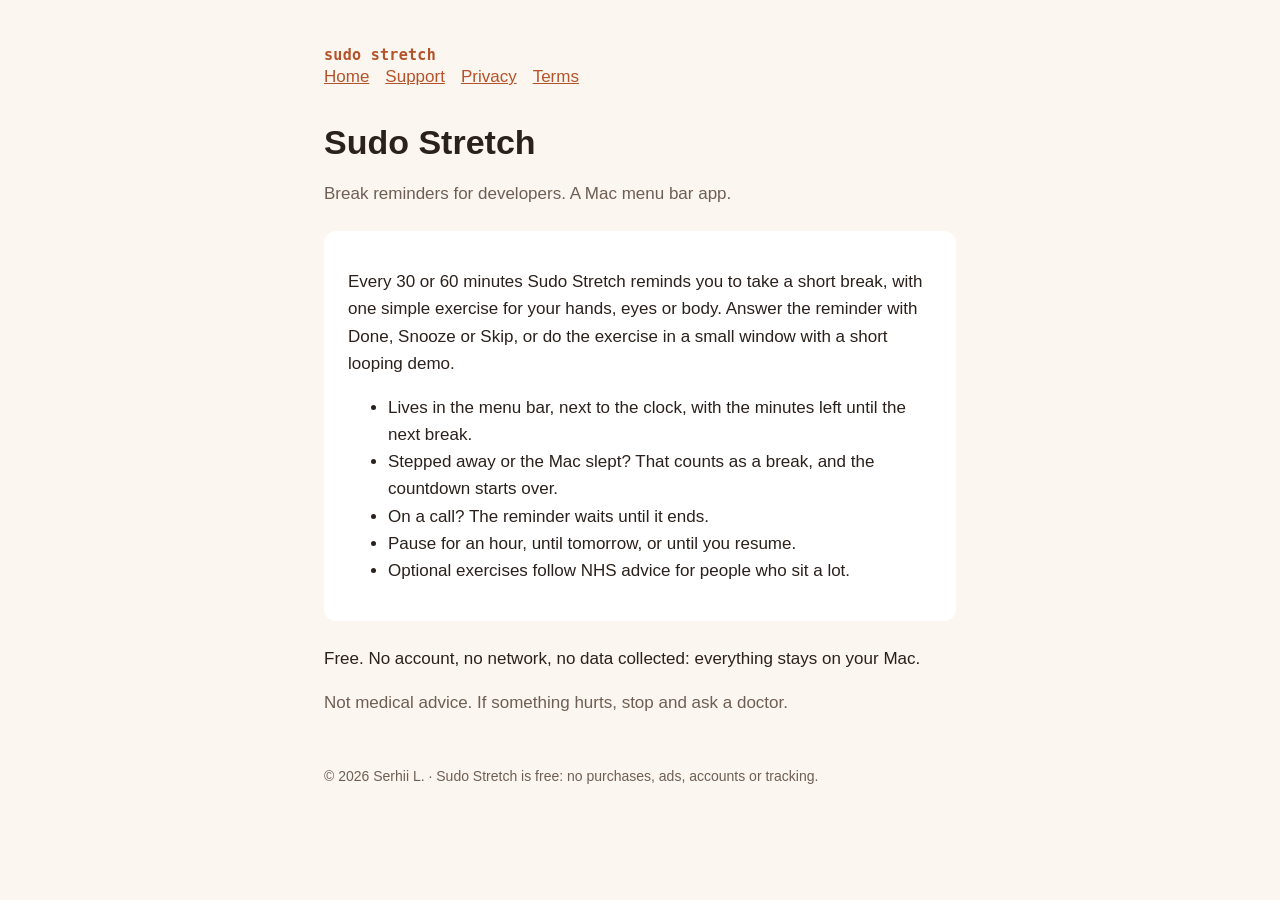
<file: index.html>
<!doctype html>
<html lang="en">
<head>
<meta charset="utf-8">
<meta name="viewport" content="width=device-width, initial-scale=1">
<title>Sudo Stretch — break reminders for developers</title>
<link rel="stylesheet" href="style.css">
</head>
<body>
<main>
<header><div class="logo">sudo stretch</div><nav><a href="./">Home</a><a href="support.html">Support</a><a href="privacy.html">Privacy</a><a href="terms.html">Terms</a></nav></header>
<h1>Sudo Stretch</h1>
<p class="muted">Break reminders for developers. A Mac menu bar app.</p>
<div class="card">
<p>Every 30 or 60 minutes Sudo Stretch reminds you to take a short break, with one simple exercise for your hands, eyes or body. Answer the reminder with Done, Snooze or Skip, or do the exercise in a small window with a short looping demo.</p>
<ul>
<li>Lives in the menu bar, next to the clock, with the minutes left until the next break.</li>
<li>Stepped away or the Mac slept? That counts as a break, and the countdown starts over.</li>
<li>On a call? The reminder waits until it ends.</li>
<li>Pause for an hour, until tomorrow, or until you resume.</li>
<li>Optional exercises follow NHS advice for people who sit a lot.</li>
</ul>
</div>
<p>Free. No account, no network, no data collected: everything stays on your Mac.</p>
<p class="muted">Not medical advice. If something hurts, stop and ask a doctor.</p>
<footer>© 2026 Serhii L. · Sudo Stretch is free: no purchases, ads, accounts or tracking.</footer>
</main>
</body>
</html>
</file>
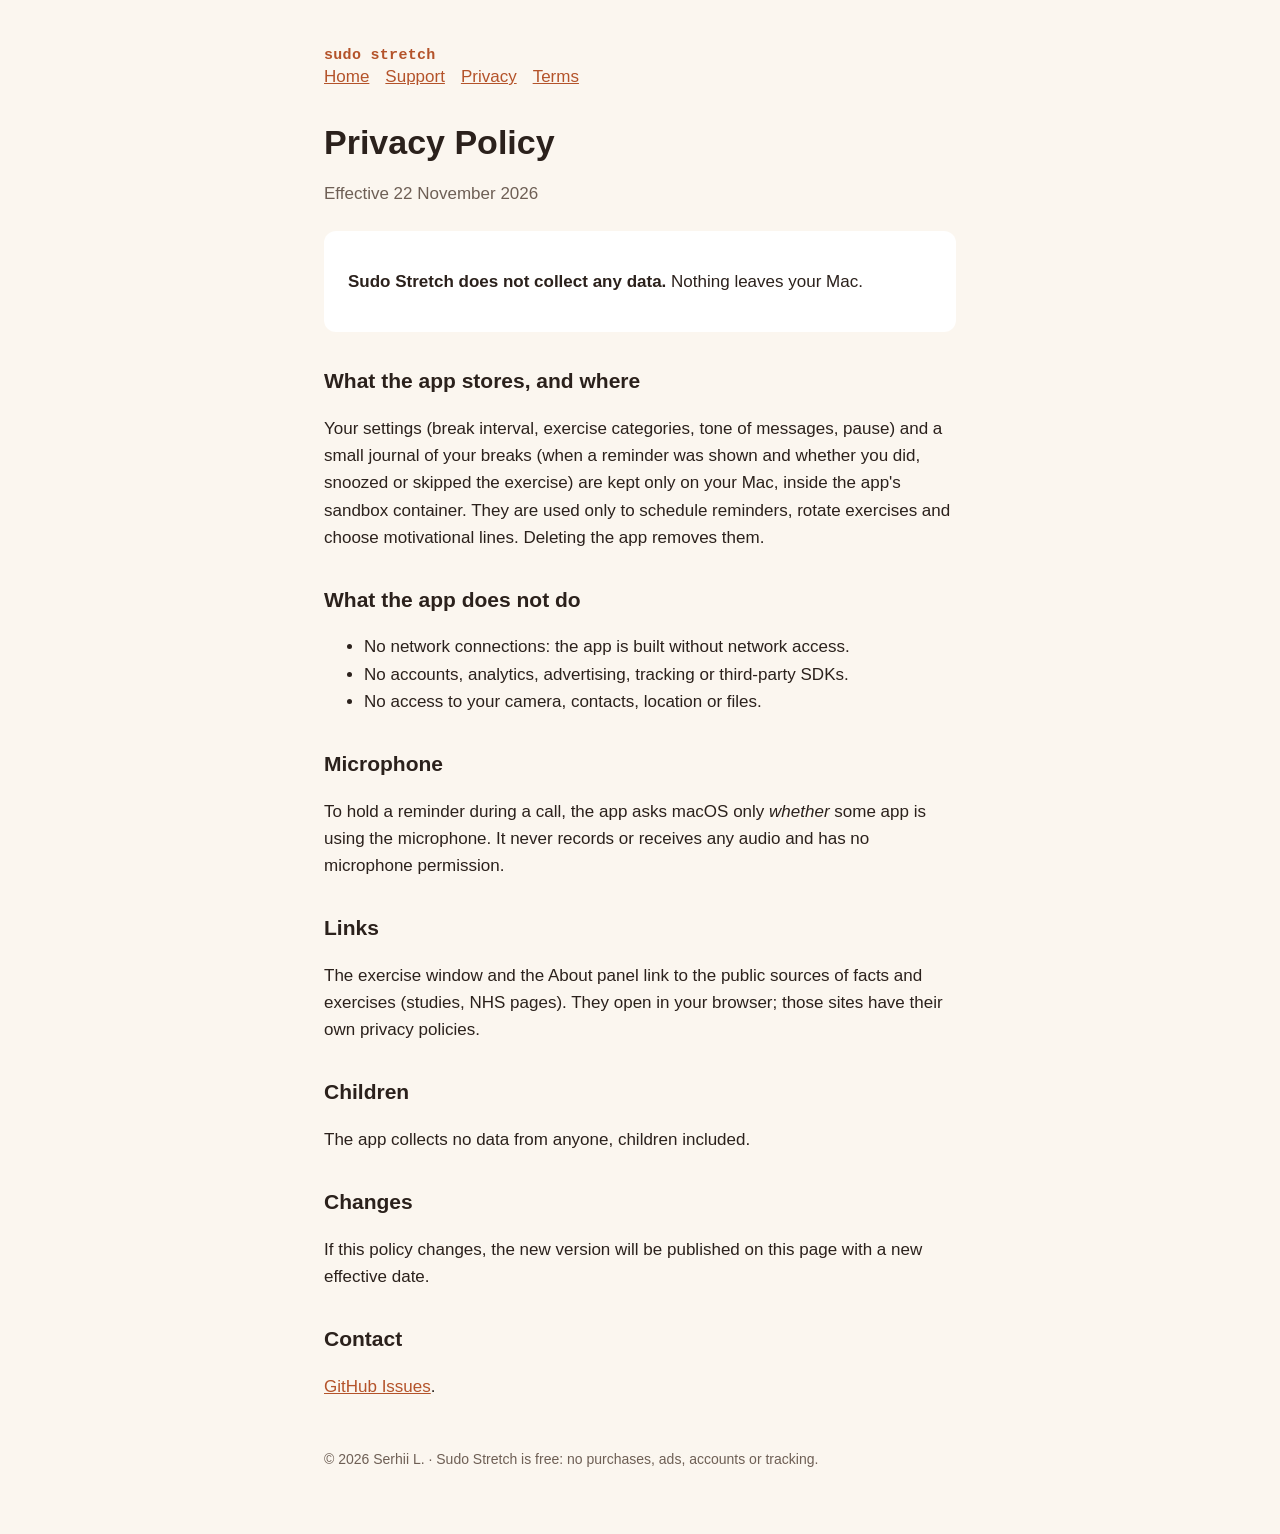
<file: privacy.html>
<!doctype html>
<html lang="en">
<head>
<meta charset="utf-8">
<meta name="viewport" content="width=device-width, initial-scale=1">
<title>Sudo Stretch — Privacy Policy</title>
<link rel="stylesheet" href="style.css">
</head>
<body>
<main>
<header><div class="logo">sudo stretch</div><nav><a href="./">Home</a><a href="support.html">Support</a><a href="privacy.html">Privacy</a><a href="terms.html">Terms</a></nav></header>
<h1>Privacy Policy</h1>
<p class="muted">Effective 22 November 2026</p>
<div class="card"><p><strong>Sudo Stretch does not collect any data.</strong> Nothing leaves your Mac.</p></div>
<h2>What the app stores, and where</h2>
<p>Your settings (break interval, exercise categories, tone of messages, pause) and a small journal of your breaks (when a reminder was shown and whether you did, snoozed or skipped the exercise) are kept only on your Mac, inside the app's sandbox container. They are used only to schedule reminders, rotate exercises and choose motivational lines. Deleting the app removes them.</p>
<h2>What the app does not do</h2>
<ul>
<li>No network connections: the app is built without network access.</li>
<li>No accounts, analytics, advertising, tracking or third-party SDKs.</li>
<li>No access to your camera, contacts, location or files.</li>
</ul>
<h2>Microphone</h2>
<p>To hold a reminder during a call, the app asks macOS only <em>whether</em> some app is using the microphone. It never records or receives any audio and has no microphone permission.</p>
<h2>Links</h2>
<p>The exercise window and the About panel link to the public sources of facts and exercises (studies, NHS pages). They open in your browser; those sites have their own privacy policies.</p>
<h2>Children</h2>
<p>The app collects no data from anyone, children included.</p>
<h2>Changes</h2>
<p>If this policy changes, the new version will be published on this page with a new effective date.</p>
<h2>Contact</h2>
<p><a href="https://github.com/LyahovchukSergiy/sudo-stretch/issues">GitHub Issues</a>.</p>
<footer>© 2026 Serhii L. · Sudo Stretch is free: no purchases, ads, accounts or tracking.</footer>
</main>
</body>
</html>
</file>
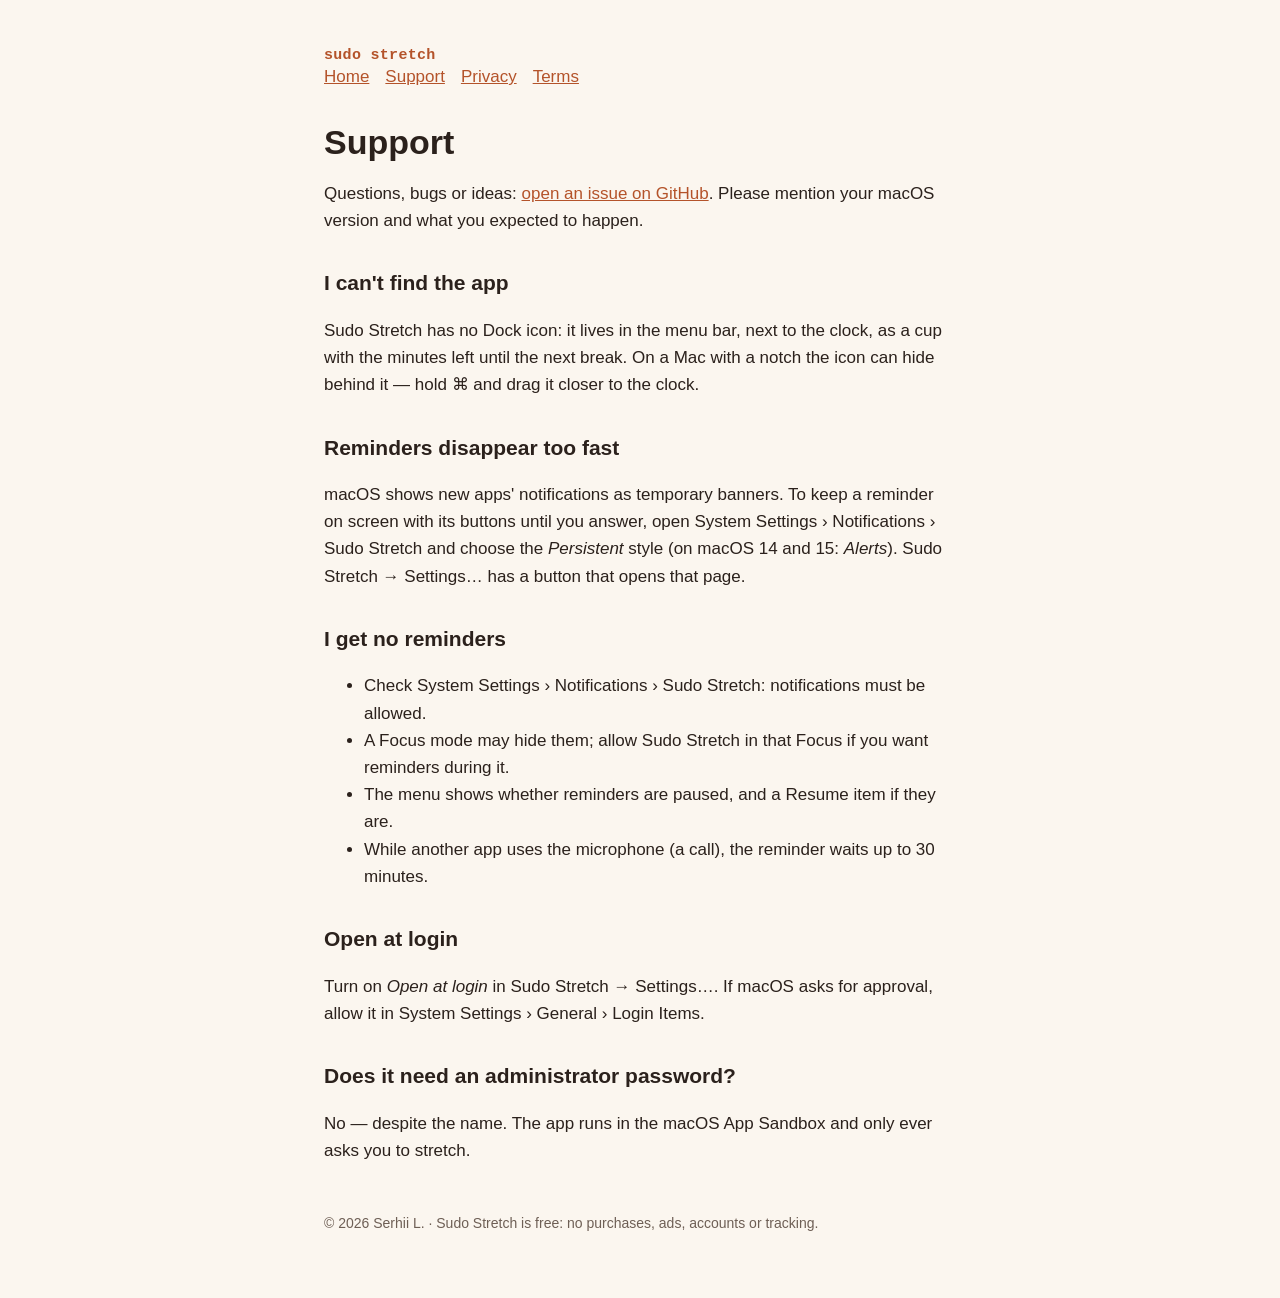
<file: support.html>
<!doctype html>
<html lang="en">
<head>
<meta charset="utf-8">
<meta name="viewport" content="width=device-width, initial-scale=1">
<title>Sudo Stretch — Support</title>
<link rel="stylesheet" href="style.css">
</head>
<body>
<main>
<header><div class="logo">sudo stretch</div><nav><a href="./">Home</a><a href="support.html">Support</a><a href="privacy.html">Privacy</a><a href="terms.html">Terms</a></nav></header>
<h1>Support</h1>
<p>Questions, bugs or ideas: <a href="https://github.com/LyahovchukSergiy/sudo-stretch/issues">open an issue on GitHub</a>. Please mention your macOS version and what you expected to happen.</p>
<h2>I can't find the app</h2>
<p>Sudo Stretch has no Dock icon: it lives in the menu bar, next to the clock, as a cup with the minutes left until the next break. On a Mac with a notch the icon can hide behind it — hold ⌘ and drag it closer to the clock.</p>
<h2>Reminders disappear too fast</h2>
<p>macOS shows new apps' notifications as temporary banners. To keep a reminder on screen with its buttons until you answer, open System Settings › Notifications › Sudo Stretch and choose the <em>Persistent</em> style (on macOS 14 and 15: <em>Alerts</em>). Sudo Stretch → Settings… has a button that opens that page.</p>
<h2>I get no reminders</h2>
<ul>
<li>Check System Settings › Notifications › Sudo Stretch: notifications must be allowed.</li>
<li>A Focus mode may hide them; allow Sudo Stretch in that Focus if you want reminders during it.</li>
<li>The menu shows whether reminders are paused, and a Resume item if they are.</li>
<li>While another app uses the microphone (a call), the reminder waits up to 30 minutes.</li>
</ul>
<h2>Open at login</h2>
<p>Turn on <em>Open at login</em> in Sudo Stretch → Settings…. If macOS asks for approval, allow it in System Settings › General › Login Items.</p>
<h2>Does it need an administrator password?</h2>
<p>No — despite the name. The app runs in the macOS App Sandbox and only ever asks you to stretch.</p>
<footer>© 2026 Serhii L. · Sudo Stretch is free: no purchases, ads, accounts or tracking.</footer>
</main>
</body>
</html>
</file>
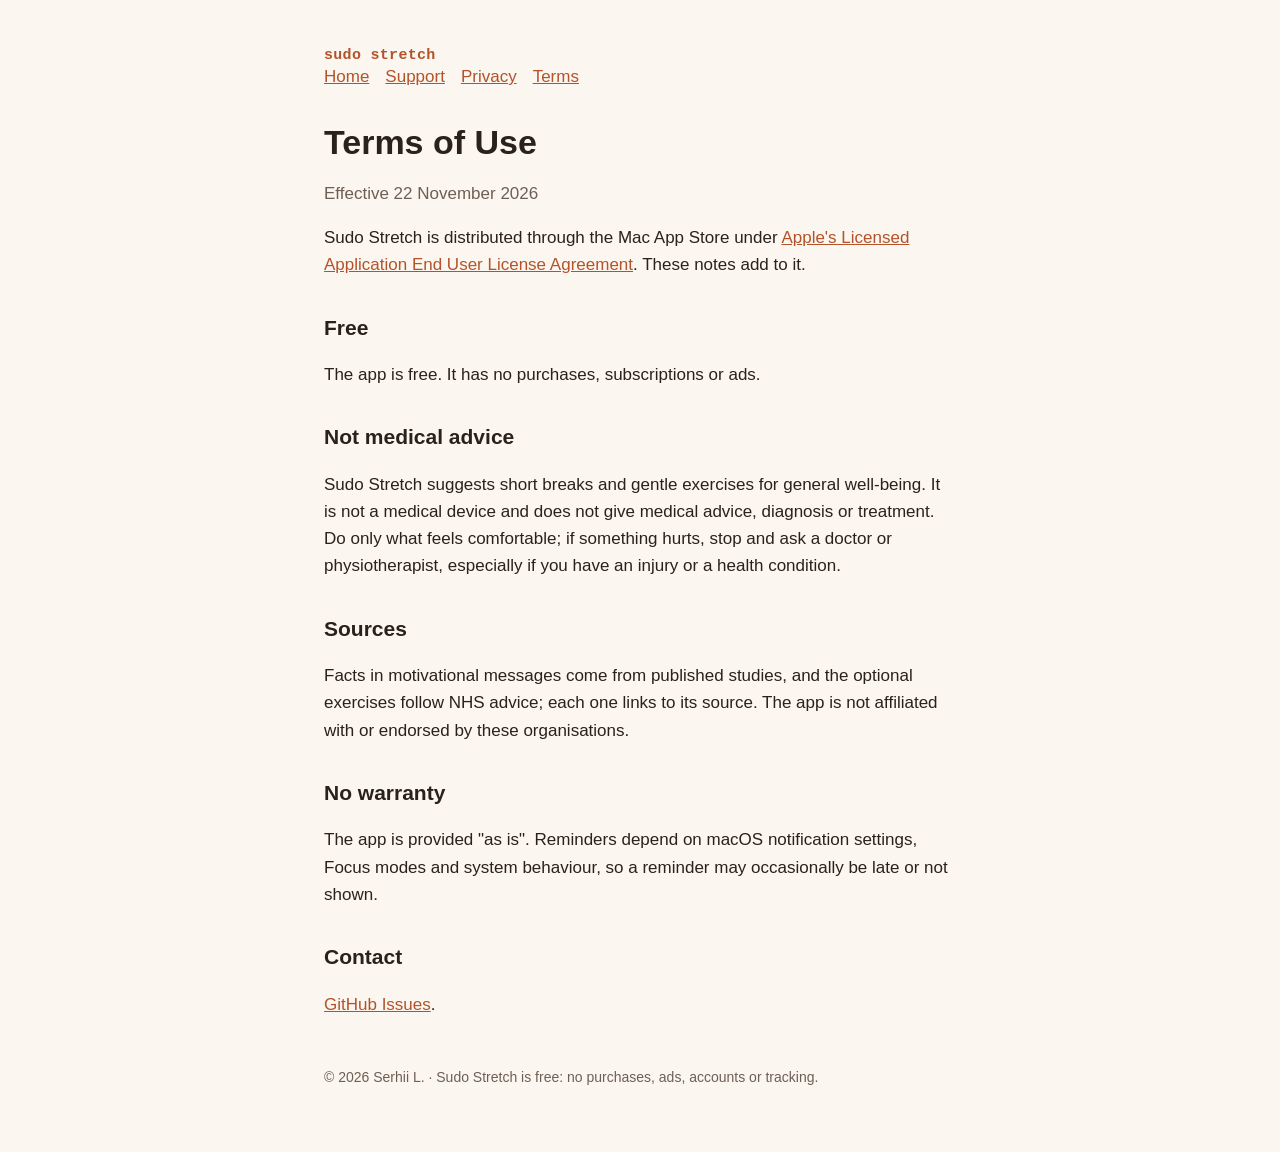
<file: terms.html>
<!doctype html>
<html lang="en">
<head>
<meta charset="utf-8">
<meta name="viewport" content="width=device-width, initial-scale=1">
<title>Sudo Stretch — Terms of Use</title>
<link rel="stylesheet" href="style.css">
</head>
<body>
<main>
<header><div class="logo">sudo stretch</div><nav><a href="./">Home</a><a href="support.html">Support</a><a href="privacy.html">Privacy</a><a href="terms.html">Terms</a></nav></header>
<h1>Terms of Use</h1>
<p class="muted">Effective 22 November 2026</p>
<p>Sudo Stretch is distributed through the Mac App Store under <a href="https://www.apple.com/legal/internet-services/itunes/dev/stdeula/">Apple's Licensed Application End User License Agreement</a>. These notes add to it.</p>
<h2>Free</h2>
<p>The app is free. It has no purchases, subscriptions or ads.</p>
<h2>Not medical advice</h2>
<p>Sudo Stretch suggests short breaks and gentle exercises for general well-being. It is not a medical device and does not give medical advice, diagnosis or treatment. Do only what feels comfortable; if something hurts, stop and ask a doctor or physiotherapist, especially if you have an injury or a health condition.</p>
<h2>Sources</h2>
<p>Facts in motivational messages come from published studies, and the optional exercises follow NHS advice; each one links to its source. The app is not affiliated with or endorsed by these organisations.</p>
<h2>No warranty</h2>
<p>The app is provided "as is". Reminders depend on macOS notification settings, Focus modes and system behaviour, so a reminder may occasionally be late or not shown.</p>
<h2>Contact</h2>
<p><a href="https://github.com/LyahovchukSergiy/sudo-stretch/issues">GitHub Issues</a>.</p>
<footer>© 2026 Serhii L. · Sudo Stretch is free: no purchases, ads, accounts or tracking.</footer>
</main>
</body>
</html>
</file>
<file: style.css>
:root { color-scheme: light dark; --bg:#FBF6EF; --surface:#FFFFFF; --text:#2B211C; --muted:#6E5F55; --accent:#B4532A; }
@media (prefers-color-scheme: dark) { :root { --bg:#1D1815; --surface:#2A2420; --text:#F3EADF; --muted:#B9AA9C; --accent:#F0A46A; } }
* { box-sizing: border-box; }
body { margin:0; background:var(--bg); color:var(--text); font:17px/1.6 -apple-system, BlinkMacSystemFont, "Helvetica Neue", sans-serif; }
main { max-width:680px; margin:0 auto; padding:48px 24px 64px; }
header { margin-bottom:32px; }
.logo { font:600 15px/1 ui-monospace, "SF Mono", Menlo, monospace; color:var(--accent); letter-spacing:.02em; }
h1 { font-size:34px; line-height:1.2; margin:12px 0 8px; }
h2 { font-size:21px; margin:32px 0 8px; }
p, li { color:var(--text); }
.muted, footer { color:var(--muted); }
a { color:var(--accent); }
.card { background:var(--surface); border-radius:12px; padding:20px 24px; margin:24px 0; }
nav a { margin-right:16px; }
footer { margin-top:48px; font-size:14px; }
</file>
